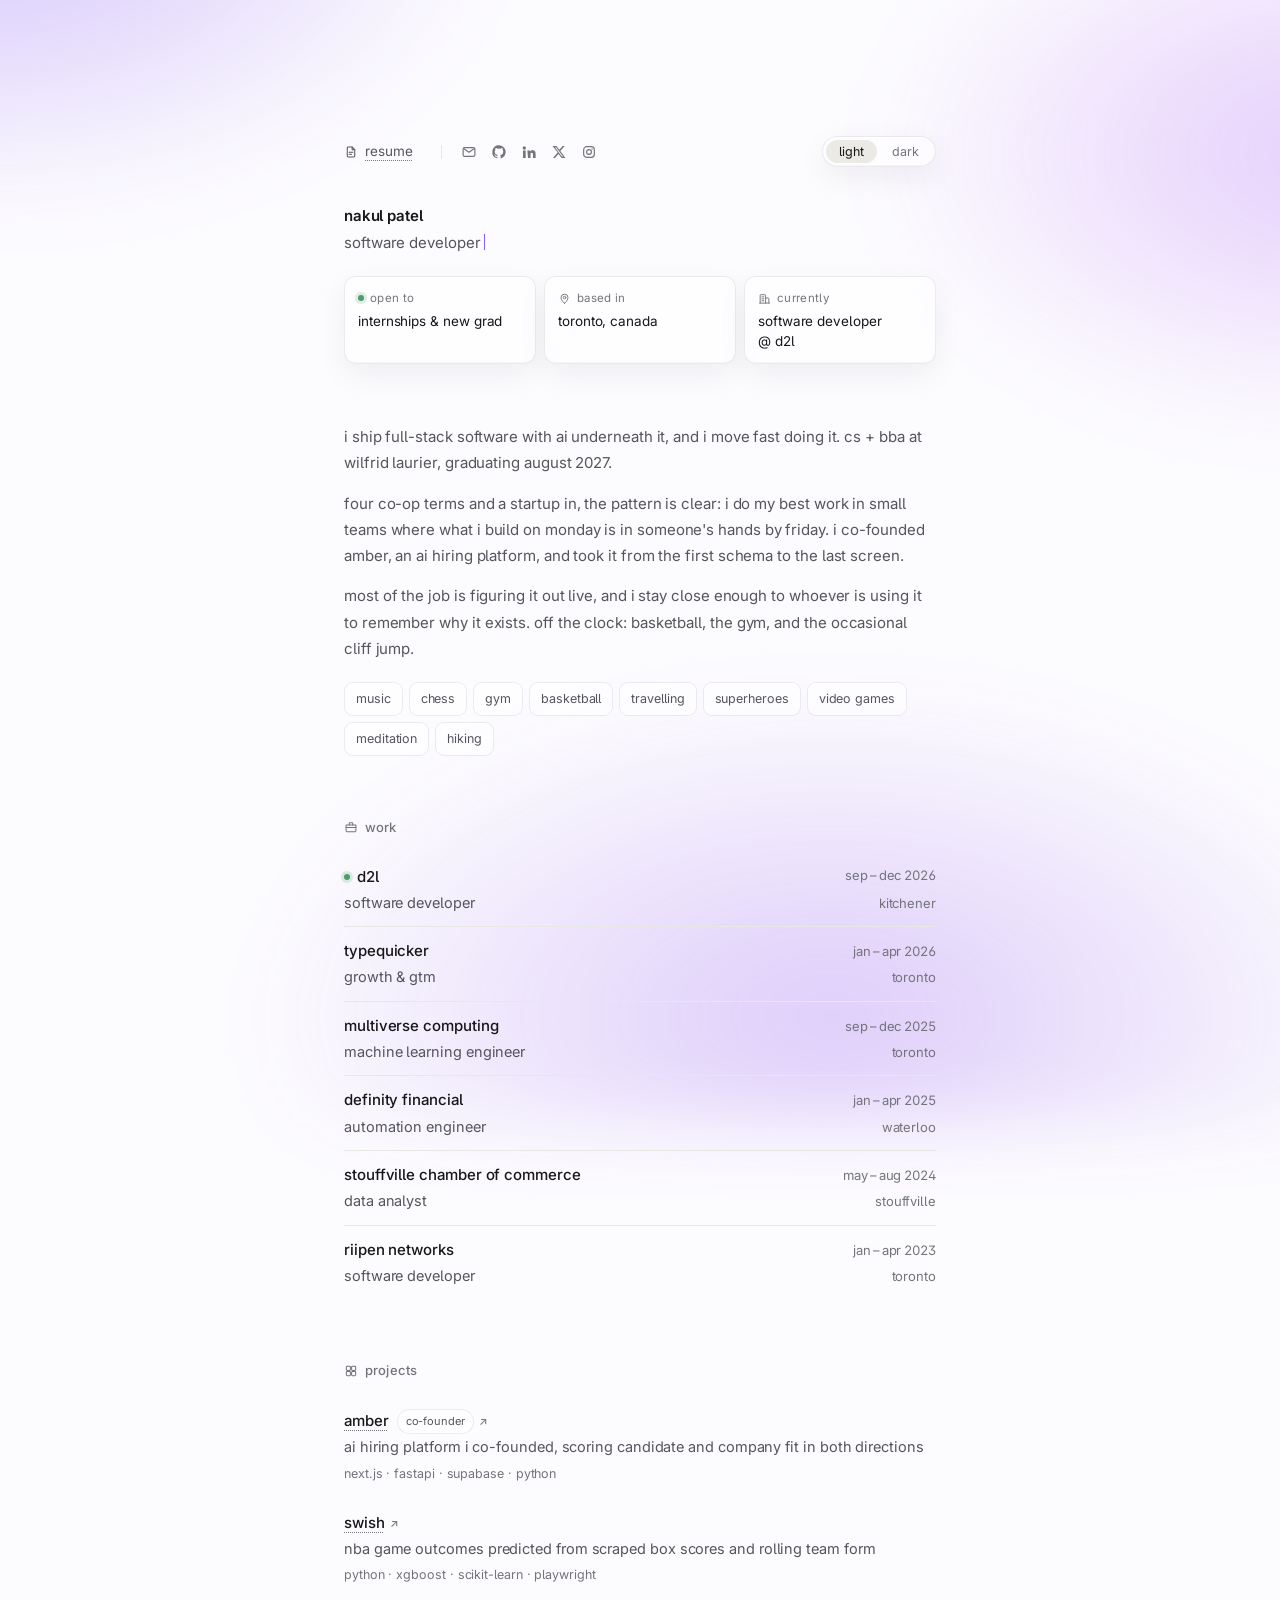
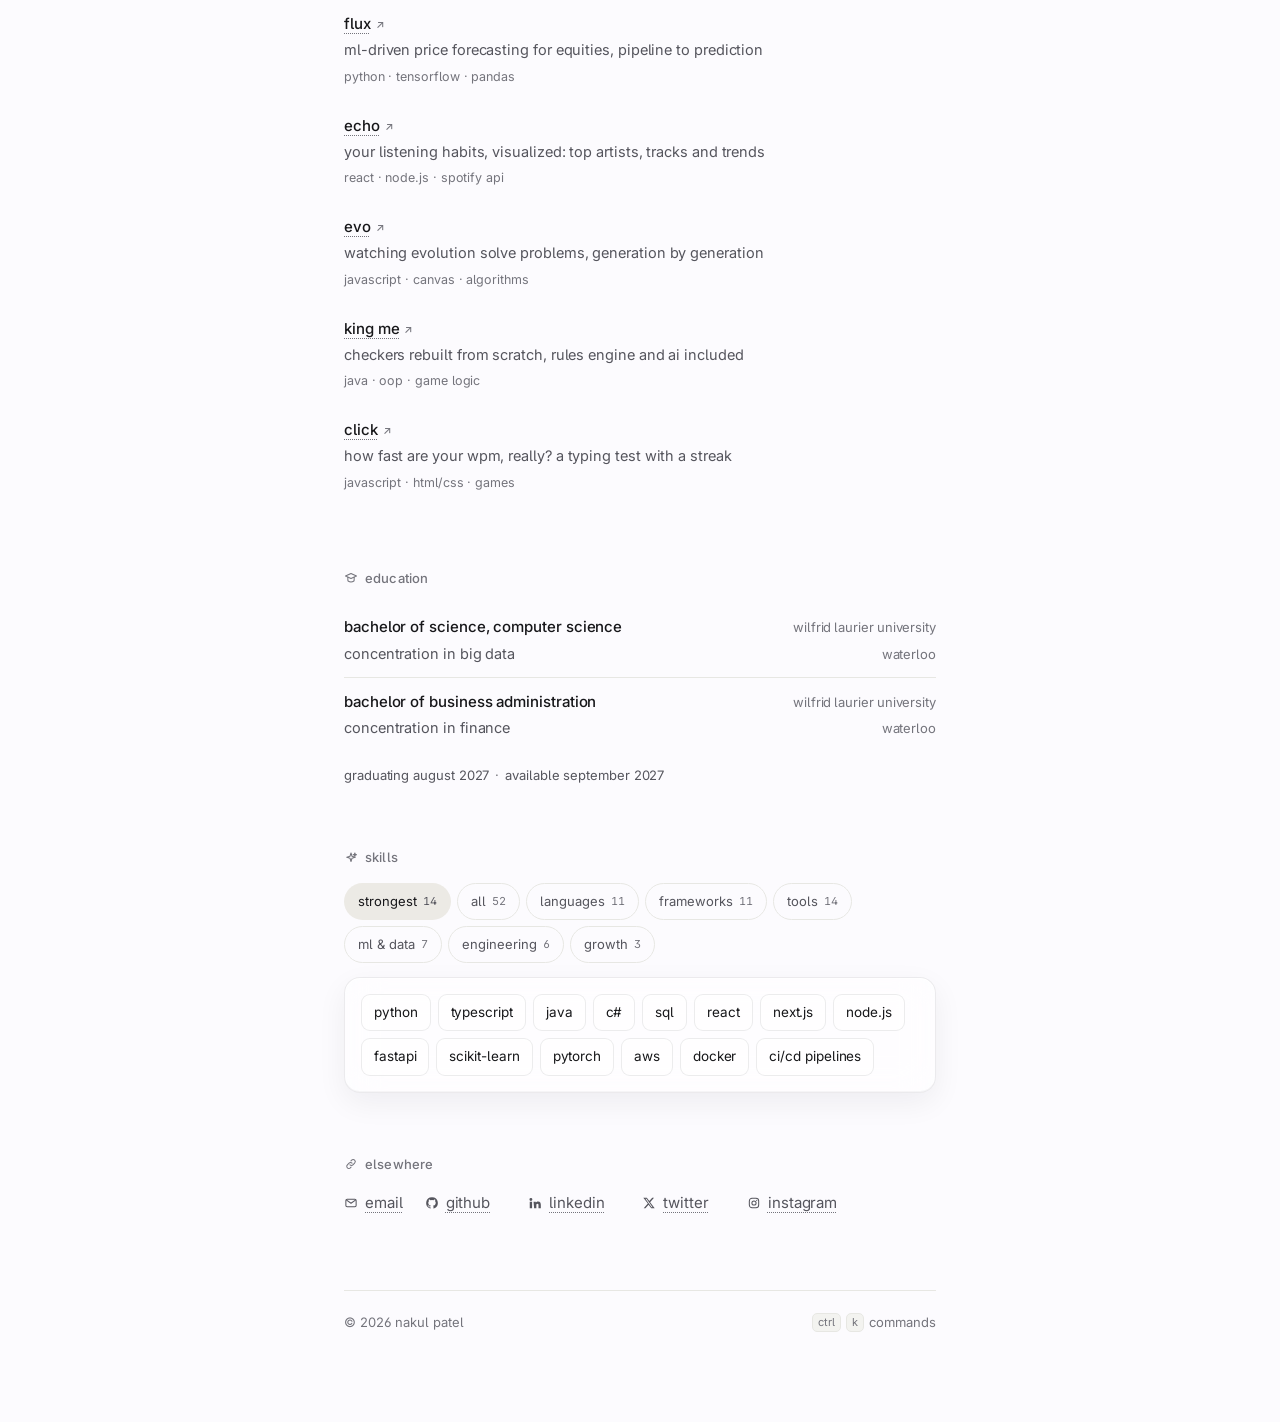
<file: index.html>
<!DOCTYPE html>
<html lang="en">

<head>
  <meta charset="UTF-8" />
  <meta name="viewport" content="width=device-width, initial-scale=1.0" />
  <title>nakul patel · software developer &amp; ml engineer</title>
  <meta name="description" content="nakul patel, software developer and ml engineer. cs + bba at wilfrid laurier, currently at d2l. work, projects, and how to reach me." />
  <meta name="author" content="Nakul Patel" />

  <!-- mobile browser chrome follows the theme; script.js keeps this in sync -->
  <meta name="theme-color" content="#fcfcfb" id="theme-color" />

  <!-- link previews, for when this URL is pasted into linkedin, slack or an email.
       The site URL appears in exactly two places: og:url and og:image below.
       Swap both when the custom domain goes live; see the README. -->
  <meta property="og:type" content="profile" />
  <meta property="og:title" content="nakul patel · software developer &amp; ml engineer" />
  <meta property="og:description" content="cs + bba at wilfrid laurier, currently a software developer at d2l. work, projects, and how to reach me." />
  <meta property="og:url" content="https://nakulpatel0306.github.io/my-portfolio-part-two/" />
  <meta property="og:image" content="https://nakulpatel0306.github.io/my-portfolio-part-two/assets/preview.png" />
  <meta property="og:image:width" content="1200" />
  <meta property="og:image:height" content="630" />
  <meta property="og:image:alt" content="nakul patel, software developer and ml engineer" />
  <meta name="twitter:card" content="summary_large_image" />

  <link rel="icon" href="./assets/favicon.svg" type="image/svg+xml" />
  <link rel="apple-touch-icon" href="./assets/apple-touch-icon.png" />

  <link rel="stylesheet" href="style.css" />
  <link rel="preconnect" href="https://fonts.googleapis.com">
  <link rel="preconnect" href="https://fonts.gstatic.com" crossorigin>
  <link href="https://fonts.googleapis.com/css2?family=Inter:wght@400;500;600&display=swap" rel="stylesheet">

  <!-- set the stored theme before first paint so there's no flash -->
  <script>
    try {
      var t = localStorage.getItem('theme');
      if (t === 'dark' || t === 'light') document.documentElement.dataset.theme = t;
    } catch (e) {}
    // nothing is hidden for reveal unless JS is here to un-hide it
    document.documentElement.classList.add('js');
  </script>
</head>

<body>
  <a class="skip" href="#main">skip to content</a>
  <div class="rail" id="rail" aria-hidden="true"></div>

  <main class="page" id="main" tabindex="-1">

    <!-- ===================== top bar ===================== -->
    <div class="topbar-sentinel" aria-hidden="true"></div>
    <div class="topbar rise">
      <div class="top-links">
        <a class="resume-link" href="./assets/nakul-patel-software-resume.pdf" target="_blank" rel="noopener">
        <svg class="ico" viewBox="0 0 24 24" aria-hidden="true"><path d="M14 3.6H7.2A1.6 1.6 0 0 0 5.6 5.2v13.6A1.6 1.6 0 0 0 7.2 20.4h9.6a1.6 1.6 0 0 0 1.6-1.6V8z"/><path d="M14 3.6V8h4.4"/><path d="M8.8 12.6h6.4M8.8 16h4.2"/></svg><span>resume</span><span class="out" aria-hidden="true">↗</span>
        </a>
        <span class="top-sep" aria-hidden="true"></span>
        <nav class="socials" aria-label="elsewhere">
          <a href="mailto:nakul0306@gmail.com" aria-label="email" title="email"><svg class="ico" viewBox="0 0 24 24" aria-hidden="true"><rect x="3.2" y="5.4" width="17.6" height="13.2" rx="2.2"/><path d="m4.4 7.2 7.6 5.3 7.6-5.3"/></svg></a>
          <a href="https://github.com/nakulpatel0306" target="_blank" rel="noopener" aria-label="github" title="github"><svg class="ico ico-fill" viewBox="0 0 24 24" aria-hidden="true"><path d="M12 2a10 10 0 0 0-3.16 19.49c.5.09.68-.22.68-.48v-1.7c-2.78.6-3.37-1.34-3.37-1.34-.45-1.16-1.11-1.47-1.11-1.47-.9-.62.07-.6.07-.6 1 .07 1.53 1.03 1.53 1.03.89 1.52 2.34 1.08 2.91.83.09-.65.35-1.09.63-1.34-2.22-.25-4.55-1.11-4.55-4.94 0-1.09.39-1.98 1.03-2.68-.1-.25-.45-1.27.1-2.64 0 0 .84-.27 2.75 1.02a9.56 9.56 0 0 1 5 0c1.91-1.29 2.75-1.02 2.75-1.02.55 1.37.2 2.39.1 2.64.64.7 1.03 1.59 1.03 2.68 0 3.84-2.34 4.68-4.57 4.93.36.31.68.92.68 1.85v2.75c0 .27.18.58.69.48A10 10 0 0 0 12 2z"/></svg></a>
          <a href="https://www.linkedin.com/in/nakulpatel0306/" target="_blank" rel="noopener" aria-label="linkedin" title="linkedin"><svg class="ico ico-fill" viewBox="0 0 24 24" aria-hidden="true"><path d="M4.98 3.5A2.49 2.49 0 1 1 5 8.48a2.49 2.49 0 0 1-.02-4.98zM3 9.75h4V21H3zM9.5 9.75h3.83v1.54h.05c.53-1 1.84-2.06 3.79-2.06 4.05 0 4.8 2.67 4.8 6.14V21h-4v-5.09c0-1.21-.02-2.77-1.69-2.77-1.69 0-1.95 1.32-1.95 2.68V21h-3.83z"/></svg></a>
          <a href="https://x.com/NakulPatel_" target="_blank" rel="noopener" aria-label="twitter" title="twitter"><svg class="ico ico-fill" viewBox="0 0 24 24" aria-hidden="true"><path d="M17.53 3h3.04l-6.64 7.59L21.75 21h-5.9l-4.62-6.04L5.94 21H2.9l7.1-8.12L2.25 3h6.05l4.18 5.52zm-1.07 16.2h1.69L7.62 4.71H5.82z"/></svg></a>
          <a href="https://www.instagram.com/nakulp.14/" target="_blank" rel="noopener" aria-label="instagram" title="instagram"><svg class="ico" viewBox="0 0 24 24" aria-hidden="true"><rect x="4" y="4" width="16" height="16" rx="4.6"/><circle cx="12" cy="12" r="3.6"/><circle cx="16.6" cy="7.4" r="1" fill="currentColor" stroke="none"/></svg></a>
        </nav>
      </div>
      <div class="theme" role="group" aria-label="colour theme">
        <button type="button" data-theme-set="light">light</button>
        <button type="button" data-theme-set="dark">dark</button>
      </div>
    </div>

    <!-- ===================== intro ===================== -->
    <header class="intro rise">
      <h1 data-scramble>nakul patel</h1>
      <p class="role"><span id="type" aria-hidden="true">software developer</span><span class="caret" aria-hidden="true"></span><span class="sr-only">software developer and machine learning engineer</span></p>
      <div class="widgets">
        <div class="widget">
          <span class="w-head"><span class="dot" aria-hidden="true"></span>open to</span>
          <span class="w-val">internships &amp; new grad</span>
        </div>
        <div class="widget">
          <span class="w-head"><svg class="ico" viewBox="0 0 24 24" aria-hidden="true"><path d="M12 21s6.5-5.4 6.5-10.5a6.5 6.5 0 0 0-13 0C5.5 15.6 12 21 12 21z"/><circle cx="12" cy="10.3" r="2.4"/></svg> based in</span>
          <span class="w-val">toronto, canada</span>
        </div>
        <div class="widget">
          <span class="w-head"><svg class="ico" viewBox="0 0 24 24" aria-hidden="true"><path d="M4 20.5V6.2A1.2 1.2 0 0 1 5.2 5h7.6A1.2 1.2 0 0 1 14 6.2v14.3"/><path d="M14 11h4.8A1.2 1.2 0 0 1 20 12.2v8.3"/><path d="M3 20.5h18"/><path d="M7.3 9h3.4M7.3 12.6h3.4M7.3 16.2h3.4"/></svg> currently</span>
          <span class="w-val">software developer @ d2l</span>
        </div>
      </div>
    </header>

    <!-- ===================== about ===================== -->
    <section class="block rise" id="about">
      <p>i ship full-stack software with ai underneath it, and i move fast doing it.
         cs + bba at wilfrid laurier, graduating august 2027.</p>
      <p>four co-op terms and a startup in, the pattern is clear: i do my best work in
         small teams where what i build on monday is in someone's hands by friday. i
         co-founded amber, an ai hiring platform, and took it from the first schema to
         the last screen.</p>
      <p>most of the job is figuring it out live, and i stay close enough to whoever is
         using it to remember why it exists. off the clock: basketball, the gym, and the
         occasional cliff jump.</p>

      <ul class="interests" aria-label="interests">
        <li>music</li><li>chess</li><li>gym</li><li>basketball</li><li>travelling</li>
        <li>superheroes</li><li>video games</li><li>meditation</li><li>hiking</li>
      </ul>
    </section>

    <!-- ===================== work ===================== -->
    <section class="block rise" id="work">
      <h2><svg class="ico" viewBox="0 0 24 24" aria-hidden="true"><path d="M3.6 8.6h16.8v10a1.4 1.4 0 0 1-1.4 1.4H5a1.4 1.4 0 0 1-1.4-1.4z"/><path d="M9 8.6V6.2A1.4 1.4 0 0 1 10.4 4.8h3.2A1.4 1.4 0 0 1 15 6.2v2.4"/><path d="M3.6 13h16.8"/></svg>work</h2>
      <ul class="list">
        <li>
          <div class="li-row">
            <span class="li-org"><span class="dot" aria-hidden="true"></span>d2l</span>
            <span class="li-when">sep&thinsp;–&thinsp;dec 2026</span>
          </div>
          <div class="li-row">
            <span class="li-role">software developer</span>
            <span class="li-where">kitchener</span>
          </div>
        </li>
        <li>
          <div class="li-row">
            <span class="li-org">typequicker</span>
            <span class="li-when">jan&thinsp;–&thinsp;apr 2026</span>
          </div>
          <div class="li-row">
            <span class="li-role">growth &amp; gtm</span>
            <span class="li-where">toronto</span>
          </div>
        </li>
        <li>
          <div class="li-row">
            <span class="li-org">multiverse computing</span>
            <span class="li-when">sep&thinsp;–&thinsp;dec 2025</span>
          </div>
          <div class="li-row">
            <span class="li-role">machine learning engineer</span>
            <span class="li-where">toronto</span>
          </div>
        </li>
        <li>
          <div class="li-row">
            <span class="li-org">definity financial</span>
            <span class="li-when">jan&thinsp;–&thinsp;apr 2025</span>
          </div>
          <div class="li-row">
            <span class="li-role">automation engineer</span>
            <span class="li-where">waterloo</span>
          </div>
        </li>
        <li>
          <div class="li-row">
            <span class="li-org">stouffville chamber of commerce</span>
            <span class="li-when">may&thinsp;–&thinsp;aug 2024</span>
          </div>
          <div class="li-row">
            <span class="li-role">data analyst</span>
            <span class="li-where">stouffville</span>
          </div>
        </li>
        <li>
          <div class="li-row">
            <span class="li-org">riipen networks</span>
            <span class="li-when">jan&thinsp;–&thinsp;apr 2023</span>
          </div>
          <div class="li-row">
            <span class="li-role">software developer</span>
            <span class="li-where">toronto</span>
          </div>
        </li>
      </ul>
      </div>
    </section>

    <!-- ===================== projects ===================== -->
    <section class="block rise" id="projects">
      <h2><svg class="ico" viewBox="0 0 24 24" aria-hidden="true"><rect x="4" y="4" width="7" height="7" rx="1.6"/><rect x="13" y="4" width="7" height="7" rx="1.6"/><rect x="4" y="13" width="7" height="7" rx="1.6"/><rect x="13" y="13" width="7" height="7" rx="1.6"/></svg>projects</h2>
      <ul class="projects">
        <li>
          <a href="https://github.com/nakulpatel0306" target="_blank" rel="noopener">
            <span class="p-name"><span class="p-title">amber</span><span class="p-role">co-founder</span><span class="arrow" aria-hidden="true">↗</span></span>
            <span class="p-desc">ai hiring platform i co-founded, scoring candidate and company fit in both directions</span>
            <span class="p-tags">next.js · fastapi · supabase · python</span>
          </a>
        </li>
        <li>
          <a href="https://github.com/nakulpatel0306" target="_blank" rel="noopener">
            <span class="p-name"><span class="p-title">swish</span><span class="arrow" aria-hidden="true">↗</span></span>
            <span class="p-desc">nba game outcomes predicted from scraped box scores and rolling team form</span>
            <span class="p-tags">python · xgboost · scikit-learn · playwright</span>
          </a>
        </li>
        <li>
          <a href="https://github.com/nakulpatel0306" target="_blank" rel="noopener">
            <span class="p-name"><span class="p-title">flux</span><span class="arrow" aria-hidden="true">↗</span></span>
            <span class="p-desc">ml-driven price forecasting for equities, pipeline to prediction</span>
            <span class="p-tags">python · tensorflow · pandas</span>
          </a>
        </li>
        <li>
          <a href="https://github.com/nakulpatel0306" target="_blank" rel="noopener">
            <span class="p-name"><span class="p-title">echo</span><span class="arrow" aria-hidden="true">↗</span></span>
            <span class="p-desc">your listening habits, visualized: top artists, tracks and trends</span>
            <span class="p-tags">react · node.js · spotify api</span>
          </a>
        </li>
        <li>
          <a href="https://github.com/nakulpatel0306" target="_blank" rel="noopener">
            <span class="p-name"><span class="p-title">evo</span><span class="arrow" aria-hidden="true">↗</span></span>
            <span class="p-desc">watching evolution solve problems, generation by generation</span>
            <span class="p-tags">javascript · canvas · algorithms</span>
          </a>
        </li>
        <li>
          <a href="https://github.com/nakulpatel0306" target="_blank" rel="noopener">
            <span class="p-name"><span class="p-title">king me</span><span class="arrow" aria-hidden="true">↗</span></span>
            <span class="p-desc">checkers rebuilt from scratch, rules engine and ai included</span>
            <span class="p-tags">java · oop · game logic</span>
          </a>
        </li>
        <li>
          <a href="https://github.com/nakulpatel0306" target="_blank" rel="noopener">
            <span class="p-name"><span class="p-title">click</span><span class="arrow" aria-hidden="true">↗</span></span>
            <span class="p-desc">how fast are your wpm, really? a typing test with a streak</span>
            <span class="p-tags">javascript · html/css · games</span>
          </a>
        </li>
      </ul>
    </section>

    <!-- ===================== education ===================== -->
    <section class="block rise" id="education">
      <h2><svg class="ico" viewBox="0 0 24 24" aria-hidden="true"><path d="M12 4.2 2.6 8.6 12 13l9.4-4.4z"/><path d="M6.6 10.7V16c0 1.4 2.4 2.7 5.4 2.7s5.4-1.3 5.4-2.7v-5.3"/></svg>education</h2>
      <ul class="list">
        <li>
          <div class="li-row">
            <span class="li-org">bachelor of science, computer science</span>
            <span class="li-when">wilfrid laurier university</span>
          </div>
          <div class="li-row">
            <span class="li-role">concentration in big data</span>
            <span class="li-where">waterloo</span>
          </div>
        </li>
        <li>
          <div class="li-row">
            <span class="li-org">bachelor of business administration</span>
            <span class="li-when">wilfrid laurier university</span>
          </div>
          <div class="li-row">
            <span class="li-role">concentration in finance</span>
            <span class="li-where">waterloo</span>
          </div>
        </li>
      </ul>
      <p class="edu-note">graduating august 2027 <span class="at">·</span> available september 2027</p>
    </section>

    <!-- ===================== skills ===================== -->
    <section class="block rise" id="skills">
      <h2><svg class="ico" viewBox="0 0 24 24" aria-hidden="true"><path d="M12 3.4 13.7 9l5.6 1.7-5.6 1.7L12 18l-1.7-5.6L4.7 10.7 10.3 9z"/><path d="M18.6 3.4l.7 2.2 2.2.7-2.2.7-.7 2.2-.7-2.2-2.2-.7 2.2-.7z"/></svg> skills</h2>
      <div class="skill-tabs" role="tablist" aria-label="skill groups">
        <button type="button" role="tab" aria-selected="true" data-group="strong">strongest<span class="tab-n">14</span></button>
        <button type="button" role="tab" aria-selected="false" data-group="all">all<span class="tab-n">52</span></button>
        <button type="button" role="tab" aria-selected="false" data-group="languages">languages<span class="tab-n">11</span></button>
        <button type="button" role="tab" aria-selected="false" data-group="frameworks">frameworks<span class="tab-n">11</span></button>
        <button type="button" role="tab" aria-selected="false" data-group="tools">tools<span class="tab-n">14</span></button>
        <button type="button" role="tab" aria-selected="false" data-group="ml">ml &amp; data<span class="tab-n">7</span></button>
        <button type="button" role="tab" aria-selected="false" data-group="eng">engineering<span class="tab-n">6</span></button>
        <button type="button" role="tab" aria-selected="false" data-group="growth">growth<span class="tab-n">3</span></button>
      </div>
      <div class="skill-panel glass">
        <ul class="skill-chips" id="skill-chips">
          <li data-strong data-group="languages">python</li>
          <li data-strong data-group="languages">typescript</li>
          <li data-group="languages">javascript</li>
          <li data-strong data-group="languages">java</li>
          <li data-strong data-group="languages">c#</li>
          <li data-group="languages">c</li>
          <li data-group="languages">c++</li>
          <li data-strong data-group="languages">sql</li>
          <li data-group="languages">html5</li>
          <li data-group="languages">css</li>
          <li data-group="languages">vba</li>
          <li data-strong data-group="frameworks">react</li>
          <li data-strong data-group="frameworks">next.js</li>
          <li data-strong data-group="frameworks">node.js</li>
          <li data-group="frameworks">lit</li>
          <li data-strong data-group="frameworks">fastapi</li>
          <li data-group="frameworks">supabase</li>
          <li data-group="frameworks">streamlit</li>
          <li data-group="frameworks">pandas</li>
          <li data-strong data-group="frameworks">scikit-learn</li>
          <li data-group="frameworks">tensorflow</li>
          <li data-strong data-group="frameworks">pytorch</li>
          <li data-strong data-group="tools">aws</li>
          <li data-group="tools">azure</li>
          <li data-strong data-group="tools">docker</li>
          <li data-group="tools">git</li>
          <li data-group="tools">github</li>
          <li data-group="tools">gitlab</li>
          <li data-group="tools">circleci</li>
          <li data-group="tools">gradle</li>
          <li data-group="tools">jira</li>
          <li data-group="tools">percy</li>
          <li data-group="tools">power bi</li>
          <li data-group="tools">google analytics</li>
          <li data-group="tools">linux/unix</li>
          <li data-group="tools">jupyterlab</li>
          <li data-group="ml">artificial intelligence</li>
          <li data-group="ml">machine learning</li>
          <li data-group="ml">deep learning</li>
          <li data-group="ml">predictive modeling</li>
          <li data-group="ml">feature engineering</li>
          <li data-group="ml">data cleaning</li>
          <li data-group="ml">data visualization</li>
          <li data-group="eng">full-stack development</li>
          <li data-strong data-group="eng">ci/cd pipelines</li>
          <li data-group="eng">restful apis</li>
          <li data-group="eng">cloud architecture</li>
          <li data-group="eng">test automation</li>
          <li data-group="eng">regression testing</li>
          <li data-group="growth">growth engineering</li>
          <li data-group="growth">go-to-market strategy</li>
          <li data-group="growth">customer acquisition</li>
        </ul>
        <p class="skill-empty" id="skill-empty" hidden>nothing in that group</p>
      </div>
    </section>

    <!-- ===================== elsewhere ===================== -->
    <section class="block rise" id="elsewhere">
      <h2><svg class="ico" viewBox="0 0 24 24" aria-hidden="true"><path d="M10.2 13.4a3.6 3.6 0 0 0 5.1 0l2.9-2.9a3.6 3.6 0 0 0-5.1-5.1l-1.2 1.2"/><path d="M13.8 10.6a3.6 3.6 0 0 0-5.1 0l-2.9 2.9a3.6 3.6 0 0 0 5.1 5.1l1.2-1.2"/></svg>elsewhere</h2>
      <ul class="links">
        <li><a href="mailto:nakul0306@gmail.com"><svg class="ico" viewBox="0 0 24 24" aria-hidden="true"><rect x="3.2" y="5.4" width="17.6" height="13.2" rx="2.2"/><path d="m4.4 7.2 7.6 5.3 7.6-5.3"/></svg><span>email</span></a></li>
        <li><a href="https://github.com/nakulpatel0306" target="_blank" rel="noopener"><svg class="ico ico-fill" viewBox="0 0 24 24" aria-hidden="true"><path d="M12 2a10 10 0 0 0-3.16 19.49c.5.09.68-.22.68-.48v-1.7c-2.78.6-3.37-1.34-3.37-1.34-.45-1.16-1.11-1.47-1.11-1.47-.9-.62.07-.6.07-.6 1 .07 1.53 1.03 1.53 1.03.89 1.52 2.34 1.08 2.91.83.09-.65.35-1.09.63-1.34-2.22-.25-4.55-1.11-4.55-4.94 0-1.09.39-1.98 1.03-2.68-.1-.25-.45-1.27.1-2.64 0 0 .84-.27 2.75 1.02a9.56 9.56 0 0 1 5 0c1.91-1.29 2.75-1.02 2.75-1.02.55 1.37.2 2.39.1 2.64.64.7 1.03 1.59 1.03 2.68 0 3.84-2.34 4.68-4.57 4.93.36.31.68.92.68 1.85v2.75c0 .27.18.58.69.48A10 10 0 0 0 12 2z"/></svg><span>github</span><span class="out" aria-hidden="true">↗</span></a></li>
        <li><a href="https://www.linkedin.com/in/nakulpatel0306/" target="_blank" rel="noopener"><svg class="ico ico-fill" viewBox="0 0 24 24" aria-hidden="true"><path d="M4.98 3.5A2.49 2.49 0 1 1 5 8.48a2.49 2.49 0 0 1-.02-4.98zM3 9.75h4V21H3zM9.5 9.75h3.83v1.54h.05c.53-1 1.84-2.06 3.79-2.06 4.05 0 4.8 2.67 4.8 6.14V21h-4v-5.09c0-1.21-.02-2.77-1.69-2.77-1.69 0-1.95 1.32-1.95 2.68V21h-3.83z"/></svg><span>linkedin</span><span class="out" aria-hidden="true">↗</span></a></li>
        <li><a href="https://x.com/NakulPatel_" target="_blank" rel="noopener"><svg class="ico ico-fill" viewBox="0 0 24 24" aria-hidden="true"><path d="M17.53 3h3.04l-6.64 7.59L21.75 21h-5.9l-4.62-6.04L5.94 21H2.9l7.1-8.12L2.25 3h6.05l4.18 5.52zm-1.07 16.2h1.69L7.62 4.71H5.82z"/></svg><span>twitter</span><span class="out" aria-hidden="true">↗</span></a></li>
        <li><a href="https://www.instagram.com/nakulp.14/" target="_blank" rel="noopener"><svg class="ico" viewBox="0 0 24 24" aria-hidden="true"><rect x="4" y="4" width="16" height="16" rx="4.6"/><circle cx="12" cy="12" r="3.6"/><circle cx="16.6" cy="7.4" r="1" fill="currentColor" stroke="none"/></svg><span>instagram</span><span class="out" aria-hidden="true">↗</span></a></li>
      </ul>
    </section>

    <footer class="foot rise">
      <span>© 2026 nakul patel</span>
      <button class="hint" id="hint" type="button">
        <kbd>⌘</kbd><kbd>k</kbd><span>commands</span>
      </button>
    </footer>

  </main>

  <p class="note" id="note" hidden>nice.</p>
  <p class="sr-only" id="live" role="status" aria-live="polite"></p>

  <!-- ===================== command palette ===================== -->
  <div class="palette" id="palette" hidden>
    <div class="palette-box" role="dialog" aria-modal="true" aria-label="commands">
      <input class="palette-input" id="palette-input" type="text" placeholder="jump, switch, copy&hellip;"
             autocomplete="off" autocapitalize="off" spellcheck="false"
             role="combobox" aria-expanded="true" aria-controls="palette-list" aria-autocomplete="list">
      <ul class="palette-list" id="palette-list" role="listbox" aria-label="results"></ul>
      <p class="palette-foot"><kbd>↑</kbd><kbd>↓</kbd> move <kbd>↵</kbd> run <kbd>esc</kbd> close</p>
    </div>
  </div>

  <script src="script.js"></script>
</body>

</html>
</file>
<file: style.css>
/* ============================================================
   nakul patel — minimal (portfolio v5)
   one column · all lowercase · paper white & ink, light + dark
   ============================================================ */

:root {
  --bg: #fcfbfe;
  --text: #17171a;
  --muted: #55555d;
  --faint: #74747c;
  --line: #e7e7e3;
  --hover: #f3f3f0;
  --sel: #eceae5;
  --dot: #4a9e6a;

  /* glass: a translucent fill, a hairline edge, and a highlight where the
     light catches the top lip. --spec is the pointer-tracked reflection. */
  --glass: rgba(255, 255, 255, 0.55);
  --glass-line: rgba(23, 23, 26, 0.08);
  --glass-hi: rgba(255, 255, 255, 0.95);
  --glass-lo: rgba(23, 23, 26, 0.03);
  --glass-spec: rgba(255, 255, 255, 0.9);
  --glass-drop: rgba(20, 20, 30, 0.06);
  --aurora-1: rgba(139, 92, 246, 0.34);
  --aurora-2: rgba(168, 85, 247, 0.27);
  --aurora-3: rgba(124, 58, 237, 0.24);

  --sans: 'Inter', -apple-system, BlinkMacSystemFont, 'Segoe UI', Roboto, sans-serif;
  --mono: ui-monospace, SFMono-Regular, 'SF Mono', Menlo, Consolas, 'Liberation Mono', monospace;
  --accent: #8b5cf6;
  --max: 40rem;
  --ease: cubic-bezier(0.22, 1, 0.36, 1);
  --gap: clamp(44px, 7vw, 60px);
}

@media (prefers-color-scheme: dark) {
  :root:not([data-theme="light"]) {
    --bg: #0f0f10;
    --text: #ededee;
    --muted: #a1a1a9;
    --faint: #7e7e87;
    --line: #232326;
    --hover: #17171a;
    --sel: #26262b;
    --dot: #5cba80;

    --glass: rgba(255, 255, 255, 0.045);
    --glass-line: rgba(255, 255, 255, 0.10);
    --glass-hi: rgba(255, 255, 255, 0.13);
    --glass-lo: rgba(0, 0, 0, 0.28);
    --glass-spec: rgba(255, 255, 255, 0.10);
    --glass-drop: rgba(0, 0, 0, 0.35);
  --accent: #a78bfa;
    --aurora-1: rgba(139, 92, 246, 0.26);
    --aurora-2: rgba(192, 132, 252, 0.16);
    --aurora-3: rgba(109, 40, 217, 0.22);
  }
}

:root[data-theme="dark"] {
  --bg: #0f0f10;
  --text: #ededee;
  --muted: #a1a1a9;
  --faint: #7e7e87;
  --line: #232326;
  --hover: #17171a;
  --sel: #26262b;
  --dot: #5cba80;

  --glass: rgba(255, 255, 255, 0.045);
  --glass-line: rgba(255, 255, 255, 0.10);
  --glass-hi: rgba(255, 255, 255, 0.13);
  --glass-lo: rgba(0, 0, 0, 0.28);
  --glass-spec: rgba(255, 255, 255, 0.10);
  --glass-drop: rgba(0, 0, 0, 0.35);
  --accent: #a78bfa;
  --aurora-1: rgba(139, 92, 246, 0.26);
  --aurora-2: rgba(192, 132, 252, 0.16);
  --aurora-3: rgba(109, 40, 217, 0.22);
}

* { margin: 0; padding: 0; box-sizing: border-box; }

html { -webkit-text-size-adjust: 100%; }

body {
  background: var(--bg);
  color: var(--text);
  font-family: var(--sans);
  font-size: 15px;
  line-height: 1.75;
  letter-spacing: -0.005em;
  font-feature-settings: 'ss01', 'cv05';
  -webkit-font-smoothing: antialiased;
  transition: background 0.2s ease, color 0.2s ease;
}

::selection { background: var(--text); color: var(--bg); }

img { display: block; max-width: 100%; }

a {
  color: var(--text);
  text-decoration: none;
}

/* ------------------------------------------------------------
   page
   ------------------------------------------------------------ */
.page {
  max-width: var(--max);
  margin: 0 auto;
  padding: clamp(64px, 14vh, 128px) 24px clamp(56px, 10vh, 88px);
}

.block {
  margin-top: var(--gap);
  /* clear the pinned top bar, so a jump from the palette doesn't land under it */
  scroll-margin-top: 84px;
}

h2 {
  display: flex;
  align-items: center;
  gap: 7px;
  font-size: 13px;
  font-weight: 500;
  color: var(--faint);
  letter-spacing: 0.01em;
  margin-bottom: 14px;
}

/* ------------------------------------------------------------
   icons — one stroke weight, sized in place, coloured by context
   ------------------------------------------------------------ */
.ico {
  width: 14px;
  height: 14px;
  flex-shrink: 0;
  fill: none;
  stroke: currentColor;
  stroke-width: 1.75;
  stroke-linecap: round;
  stroke-linejoin: round;
}
.ico-fill {
  fill: currentColor;
  stroke: none;
}

/* ------------------------------------------------------------
   intro
   ------------------------------------------------------------ */
/* ------------------------------------------------------------
   theme switcher
   ------------------------------------------------------------ */
/* the sentinel sits one pixel above the bar; when it leaves the viewport the
   bar has pinned, which is cheaper than watching every scroll event */
.topbar-sentinel {
  height: 1px;
  margin-bottom: -1px;
}

.topbar {
  position: sticky;
  top: 0;
  z-index: 55;
  display: flex;
  align-items: center;
  justify-content: space-between;
  gap: 16px;
  padding: 10px 0;
  margin-bottom: 26px;
}

/* the frosted backing lives on a pseudo-element: .rise owns the transition
   property on .topbar itself, so fading it there would be overridden */
.topbar::before {
  content: '';
  position: absolute;
  inset: 0 -16px;
  z-index: -1;
  border-radius: 0 0 14px 14px;
  background: var(--glass);
  backdrop-filter: blur(16px) saturate(180%);
  -webkit-backdrop-filter: blur(16px) saturate(180%);
  border-bottom: 1px solid var(--glass-line);
  box-shadow: 0 6px 22px var(--glass-drop);
  opacity: 0;
  transition: opacity 0.25s ease;
  pointer-events: none;
}
.topbar.pinned::before { opacity: 1; }

/* resume sits at the top, opposite the theme switch, where a recruiter
   looks first rather than after scrolling the whole page */
.resume-link {
  display: inline-flex;
  align-items: center;
  gap: 7px;
  font-size: 13.5px;
  color: var(--muted);
  transition: color 0.15s ease;
}
.resume-link:hover { color: var(--text); }
.resume-link > span:not(.out) {
  text-decoration: underline;
  text-decoration-style: dotted;
  text-decoration-color: var(--faint);
  text-underline-offset: 4px;
  text-decoration-thickness: 1px;
  transition: text-decoration-color 0.18s ease;
}
.resume-link:hover > span:not(.out) { text-decoration-color: var(--text); }
.resume-link .out {
  display: inline-block;
  font-size: 10px;
  color: var(--faint);
  opacity: 0;
  transform: translate(-4px, 3px);
  transition: opacity 0.18s ease, transform 0.22s var(--ease);
}
.resume-link:hover .out { opacity: 1; transform: none; color: var(--text); }

.theme {
  display: inline-flex;
  gap: 2px;
  padding: 3px;
  border: 1px solid var(--line);
  border-radius: 999px;
}
.theme button {
  font: inherit;
  font-size: 12.5px;
  line-height: 1.7;
  color: var(--faint);
  background: none;
  border: 0;
  padding: 1px 13px;
  border-radius: 999px;
  cursor: pointer;
  transition: color 0.15s ease, background 0.15s ease;
}
.theme button:hover { color: var(--text); }
.theme button[aria-pressed="true"] {
  color: var(--text);
  background: var(--sel);
}
.theme button:focus-visible {
  outline: 2px solid var(--text);
  outline-offset: 2px;
}

.intro h1 {
  font-size: 15px;
  font-weight: 600;
  letter-spacing: -0.01em;
}

.role { color: var(--muted); }

/* ------------------------------------------------------------
   widgets
   ------------------------------------------------------------ */
.widgets {
  display: grid;
  grid-template-columns: repeat(3, 1fr);
  gap: 8px;
  margin-top: 20px;
}
.widget {
  display: flex;
  flex-direction: column;
  gap: 4px;
  padding: 11px 13px 12px;
  border-radius: 12px;
  will-change: transform;
}
.w-head {
  display: flex;
  align-items: center;
  gap: 6px;
  font-size: 11.5px;
  letter-spacing: 0.03em;
  color: var(--faint);
}
.w-head .ico { width: 13px; height: 13px; }
.w-val {
  font-size: 13.5px;
  line-height: 1.45;
  color: var(--text);
  text-wrap: pretty;
}
.dot {
  width: 6px;
  height: 6px;
  border-radius: 50%;
  background: var(--dot);
  flex-shrink: 0;
  box-shadow: 0 0 0 3px color-mix(in srgb, var(--dot) 18%, transparent);
}

.block p { color: var(--muted); text-wrap: pretty; }
.block p + p { margin-top: 14px; }

/* ------------------------------------------------------------
   work
   ------------------------------------------------------------ */
.list { list-style: none; }
.list li {
  padding: 11px 0;
  border-bottom: 1px solid var(--line);
}
.list li:last-child { border-bottom: 0; }

/* two rows per entry, so company, dates, role and city each get a slot
   of their own instead of running together behind separator dots */
.li-row {
  display: flex;
  align-items: baseline;
  justify-content: space-between;
  gap: 18px;
}
.li-org {
  display: inline-flex;
  align-items: center;
  gap: 7px;
  font-weight: 500;
  color: var(--text);
}
.li-role {
  font-size: 14.5px;
  color: var(--muted);
}
.li-when,
.li-where {
  flex-shrink: 0;
  font-size: 13px;
  color: var(--faint);
}
.li-when { font-variant-numeric: tabular-nums; }

.at { color: var(--faint); margin: 0 2px; }

/* ------------------------------------------------------------
   education
   ------------------------------------------------------------ */
.edu-note {
  margin-top: 12px;
  font-size: 13px;
  color: var(--faint);
}

/* ------------------------------------------------------------
   projects
   ------------------------------------------------------------ */
.projects { list-style: none; }
.projects a {
  display: block;
  padding: 12px 12px 13px;
  margin: 0 -12px;
  border-radius: 8px;
  transition: background 0.15s ease;
}
.projects a:hover { background: var(--hover); }

.p-name {
  display: block;
  font-weight: 500;
}
.p-desc {
  display: block;
  color: var(--muted);
  font-size: 14.5px;
  text-wrap: pretty;
}
.p-tags {
  display: block;
  margin-top: 3px;
  font-size: 12.5px;
  color: var(--faint);
}

.arrow {
  display: inline-block;
  margin-left: 5px;
  font-size: 11px;
  color: var(--faint);
  transform: translateY(-1px);
  transition: transform 0.18s ease, color 0.18s ease;
}
.projects a:hover .arrow {
  color: var(--text);
  transform: translate(2px, -3px);
}


/* ------------------------------------------------------------
   elsewhere
   ------------------------------------------------------------ */
.links {
  list-style: none;
  display: flex;
  flex-wrap: wrap;
  gap: 6px 22px;
}
.links a {
  display: inline-flex;
  align-items: center;
  gap: 7px;
  color: var(--muted);
  transition: color 0.15s ease;
}
.links a:hover { color: var(--text); }

/* a dotted rule under anything clickable, going solid on hover */
.links a > span:not(.out),
.projects .p-title {
  text-decoration: underline;
  text-decoration-style: dotted;
  text-decoration-color: var(--faint);
  text-underline-offset: 4px;
  text-decoration-thickness: 1px;
  transition: text-decoration-color 0.18s ease;
}
.links a:hover > span:not(.out),
.projects a:hover .p-title { text-decoration-color: var(--text); }

/* anything that opens a new tab grows a little arrow on hover */
.links a[target="_blank"] .out {
  display: inline-block;
  margin-left: 1px;
  font-size: 10px;
  color: var(--faint);
  opacity: 0;
  transform: translate(-4px, 3px);
  transition: opacity 0.18s ease, transform 0.22s var(--ease);
}
.links a[target="_blank"]:hover .out {
  opacity: 1;
  transform: none;
  color: var(--text);
}

/* ------------------------------------------------------------
   footer
   ------------------------------------------------------------ */
.foot {
  margin-top: calc(var(--gap) + 12px);
  padding-top: 20px;
  border-top: 1px solid var(--line);
  display: flex;
  align-items: center;
  justify-content: space-between;
  gap: 16px;
  font-size: 13px;
  color: var(--faint);
}

/* ------------------------------------------------------------
   konami note
   ------------------------------------------------------------ */
.note {
  position: fixed;
  left: 50%;
  bottom: 28px;
  transform: translateX(-50%);
  font-size: 13px;
  color: var(--bg);
  background: var(--text);
  padding: 7px 16px;
  border-radius: 999px;
  animation: note-in 0.24s ease;
}
.note[hidden] { display: none; }
@keyframes note-in {
  from { opacity: 0; transform: translate(-50%, 8px); }
  to { opacity: 1; transform: translate(-50%, 0); }
}

/* ------------------------------------------------------------
   reveal on scroll
   ------------------------------------------------------------ */
html.js .rise {
  opacity: 0;
  transform: translateY(10px);
  transition: opacity 0.6s var(--ease), transform 0.6s var(--ease);
  transition-delay: var(--d, 0ms);
}
html.js .rise.in {
  opacity: 1;
  transform: none;
}

/* ------------------------------------------------------------
   small screens
   ------------------------------------------------------------ */
@media (max-width: 480px) {
  .li-row { gap: 12px; }
  .li-when, .li-where { font-size: 12.5px; }
}

@media (max-width: 600px) {
  .widgets { grid-template-columns: 1fr; }
}

@media (prefers-reduced-motion: reduce) {
  *, *::before, *::after {
    animation-duration: 0.01ms !important;
    animation-iteration-count: 1 !important;
    transition-duration: 0.01ms !important;
  }
  html.js .rise { opacity: 1; transform: none; }
}

/* ============================================================
   scroll rail
   ============================================================ */
.rail {
  position: fixed;
  top: 0;
  left: 0;
  z-index: 60;
  width: 100%;
  height: 2px;
  background: var(--text);
  opacity: 0.22;
  transform: scaleX(0);
  transform-origin: 0 50%;
  will-change: transform;
}


/* ============================================================
   theme wipe — the View Transitions snapshot is driven from JS,
   so the default cross-fade has to get out of the way
   ============================================================ */
::view-transition-old(root),
::view-transition-new(root) {
  animation: none;
  mix-blend-mode: normal;
}
::view-transition-old(root) { z-index: 1; }
::view-transition-new(root) { z-index: 2; }

/* ============================================================
   command palette
   ============================================================ */
.hint {
  display: inline-flex;
  align-items: center;
  gap: 5px;
  font: inherit;
  font-size: 13px;
  color: var(--faint);
  background: none;
  border: 0;
  padding: 0;
  cursor: pointer;
  transition: color 0.15s ease;
}
.hint:hover { color: var(--text); }

kbd {
  font-family: var(--sans);
  font-size: 11px;
  line-height: 1;
  padding: 3px 5px;
  border: 1px solid var(--line);
  border-radius: 5px;
  background: var(--hover);
  color: inherit;
}

.palette {
  position: fixed;
  inset: 0;
  z-index: 100;
  display: flex;
  justify-content: center;
  padding: 13vh 20px 20px;
  background: rgba(20, 20, 22, 0.28);
  background: color-mix(in srgb, var(--bg) 58%, transparent);
  backdrop-filter: blur(6px);
  animation: palette-fade 0.16s ease;
}
.palette[hidden] { display: none; }
@keyframes palette-fade { from { opacity: 0; } to { opacity: 1; } }

.palette-box {
  width: 100%;
  max-width: 30rem;
  height: max-content;
  background: var(--bg);
  border: 1px solid var(--line);
  border-radius: 14px;
  box-shadow: 0 24px 70px rgba(0, 0, 0, 0.18);
  overflow: hidden;
  animation: palette-pop 0.2s var(--ease);
}
@keyframes palette-pop {
  from { opacity: 0; transform: translateY(-8px) scale(0.985); }
  to { opacity: 1; transform: none; }
}

.palette-input {
  display: block;
  width: 100%;
  font: inherit;
  font-size: 15px;
  color: var(--text);
  background: none;
  border: 0;
  border-bottom: 1px solid var(--line);
  padding: 15px 18px;
  outline: none;
}
.palette-input::placeholder { color: var(--faint); }

.palette-list {
  list-style: none;
  max-height: 44vh;
  overflow-y: auto;
  padding: 6px;
}
.palette-list li {
  display: flex;
  align-items: center;
  gap: 10px;
  padding: 9px 12px;
  border-radius: 8px;
  font-size: 14px;
  color: var(--muted);
  cursor: pointer;
}
.palette-list li .ico { color: var(--faint); }
.palette-list li[aria-selected="true"] { background: var(--sel); color: var(--text); }
.palette-list li[aria-selected="true"] .ico { color: var(--text); }

/* the characters your query actually matched */
.palette-list mark {
  background: none;
  color: var(--text);
  font-weight: 600;
}

.p-kind {
  margin-left: auto;
  font-size: 11.5px;
  color: var(--faint);
}
.palette-empty {
  padding: 15px 18px;
  font-size: 14px;
  color: var(--faint);
}

.palette-foot {
  display: flex;
  align-items: center;
  gap: 5px;
  padding: 10px 16px;
  border-top: 1px solid var(--line);
  font-size: 11.5px;
  color: var(--faint);
}

@media (max-width: 520px) {
  .palette { padding-top: 8vh; }
  .palette-foot { display: none; }
}

/* ============================================================
   focus — one visible ring for every interactive element.
   Only :focus-visible, so a mouse click never draws one.
   ============================================================ */
:focus-visible {
  outline: 2px solid var(--text);
  outline-offset: 3px;
  border-radius: 4px;
}
/* the skip link targets this, and a programmatic focus shouldn't ring */
#main:focus { outline: none; }

/* ============================================================
   skip link — first tab stop, off-screen until it has focus
   ============================================================ */
.skip {
  position: fixed;
  top: 10px;
  left: 10px;
  z-index: 200;
  padding: 10px 16px;
  font-size: 13px;
  color: var(--bg);
  background: var(--text);
  border-radius: 8px;
  text-decoration: none;
  transform: translateY(-180%);
  transition: transform 0.18s var(--ease);
}
.skip:focus { transform: none; }

/* announced, never seen */
.sr-only {
  position: absolute;
  width: 1px;
  height: 1px;
  margin: -1px;
  padding: 0;
  overflow: hidden;
  clip-path: inset(50%);
  white-space: nowrap;
  border: 0;
}

/* ============================================================
   print — someone will PDF this and attach it to an application
   ============================================================ */
@media print {
  .rail, .topbar, .hint, .palette, .note, .skip { display: none !important; }

  html, body {
    background: #fff !important;
    color: #000 !important;
  }
  .page {
    max-width: none;
    padding: 0;
  }
  html.js .rise {
    opacity: 1 !important;
    transform: none !important;
  }

  h2 { color: #444; }
  .w-val, .li-org, .p-name { color: #000; }
  .role, .block p, .li-role, .p-desc, .edu-note { color: #222; }

  .widget {
    background: none;
    border: 1px solid #ccc;
  }
  .widget, .list li, .projects li { break-inside: avoid; }

  a { color: #000; text-decoration: none; }
  /* paper can't be clicked, so spell the destinations out */
  .links a::after {
    content: " — " attr(href);
    font-size: 10px;
    color: #555;
  }
  .ico, .arrow { display: none; }
}

/* ============================================================
   404
   ============================================================ */
.lost {
  min-height: 100svh;
  display: flex;
  flex-direction: column;
  justify-content: center;
}
.lost-code {
  font-size: 13px;
  color: var(--faint);
  margin-bottom: 14px;
}
.lost h1 {
  font-size: 22px;
  font-weight: 600;
  letter-spacing: -0.015em;
}
.lost .role { margin-top: 8px; }
.lost-back { margin-top: 30px; }
.lost-back a {
  color: var(--muted);
  border-bottom: 1px solid var(--line);
  padding-bottom: 2px;
  transition: color 0.15s ease, border-color 0.15s ease;
}
.lost-back a:hover { color: var(--text); border-bottom-color: var(--text); }

/* ============================================================
   glass — an Apple-ish liquid-glass treatment.

   Blur needs something behind it or it does nothing, so the page
   carries a faint aurora (below) for the glass to pick up and bend.
   ============================================================ */
body::before {
  content: '';
  position: fixed;
  inset: -25%;
  z-index: -1;
  pointer-events: none;
  background:
    radial-gradient(38% 32% at 16% 10%, var(--aurora-1), transparent 70%),
    radial-gradient(34% 30% at 86% 28%, var(--aurora-2), transparent 70%),
    radial-gradient(42% 34% at 60% 92%, var(--aurora-3), transparent 72%);
  filter: blur(36px);
}

.glass,
.widget,
.theme,
.palette-box {
  position: relative;
  background: var(--glass);
  backdrop-filter: blur(18px) saturate(180%);
  -webkit-backdrop-filter: blur(18px) saturate(180%);
  border: 1px solid var(--glass-line);
  box-shadow:
    inset 0 1px 0 var(--glass-hi),
    inset 0 -1px 0 var(--glass-lo),
    0 10px 30px var(--glass-drop);
}

/* the specular reflection, tracked to the pointer by script.js */
.glass::after,
.widget::after {
  content: '';
  position: absolute;
  inset: 0;
  border-radius: inherit;
  pointer-events: none;
  background: radial-gradient(220px circle at var(--mx, 50%) var(--my, -20%),
              var(--glass-spec), transparent 68%);
  opacity: 0;
  transition: opacity 0.35s ease;
  mix-blend-mode: soft-light;
}
.glass:hover::after,
.widget:hover::after { opacity: 1; }

/* the switch already had its own fill; glass replaces it */
.theme { background: var(--glass); }

/* ============================================================
   skills
   ============================================================ */
.skill-tabs {
  display: flex;
  flex-wrap: wrap;
  gap: 6px;
  margin-bottom: 14px;
}
.skill-tabs button {
  display: inline-flex;
  align-items: center;
  gap: 6px;
  font: inherit;
  font-size: 13px;
  color: var(--muted);
  background: none;
  border: 1px solid var(--line);
  border-radius: 999px;
  padding: 6px 13px;
  cursor: pointer;
  transition: color 0.16s ease, border-color 0.16s ease, background 0.16s ease;
}
.skill-tabs button:hover { color: var(--text); }
.skill-tabs button[aria-selected="true"] {
  color: var(--text);
  background: var(--sel);
  border-color: transparent;
}
.tab-n {
  font-size: 11px;
  color: var(--faint);
  font-variant-numeric: tabular-nums;
}
.skill-tabs button[aria-selected="true"] .tab-n { color: var(--muted); }

.skill-panel {
  border-radius: 16px;
  padding: 16px;
  min-height: 108px;
}

.skill-chips {
  list-style: none;
  display: flex;
  flex-wrap: wrap;
  gap: 7px;
}
.skill-chips li {
  font-size: 13.5px;
  color: var(--text);
  background: var(--glass);
  border: 1px solid var(--glass-line);
  border-radius: 9px;
  padding: 6px 12px;
  box-shadow: inset 0 1px 0 var(--glass-hi);
  cursor: default;
  /* FLIP does the movement; these two carry the fade in and out */
  transition: opacity 0.22s ease, transform 0.22s var(--ease);
}
.skill-chips li[hidden] { display: none; }
.skill-chips li.dropping {
  opacity: 0;
  transform: scale(0.9);
}

.skill-empty {
  font-size: 13.5px;
  color: var(--faint);
}
.skill-empty[hidden] { display: none; }

/* ============================================================
   interests
   ============================================================ */
.interests {
  list-style: none;
  display: flex;
  flex-wrap: wrap;
  gap: 6px;
  margin-top: 20px;
}
.interests li {
  font-size: 12.5px;
  color: var(--muted);
  background: var(--glass);
  border: 1px solid var(--glass-line);
  border-radius: 9px;
  padding: 5px 11px;
  box-shadow: inset 0 1px 0 var(--glass-hi);
  transition: color 0.15s ease;
}
.interests li:hover { color: var(--text); }

@media (prefers-reduced-motion: reduce) {
  .skill-chips li { transition: none; }
}

/* blur is expensive; drop it where it buys nothing */
@media print {
  body::before { display: none; }
  .glass, .widget, .skill-panel, .skill-chips li {
    backdrop-filter: none;
    -webkit-backdrop-filter: none;
    background: none;
    box-shadow: none;
  }
  .skill-tabs { display: none; }
}

/* a role badge beside a project name, for the ones that aren't solo builds */
.p-role {
  display: inline-block;
  margin-left: 8px;
  font-size: 11px;
  font-weight: 400;
  color: var(--muted);
  background: var(--glass);
  border: 1px solid var(--glass-line);
  border-radius: 999px;
  padding: 2px 8px;
  vertical-align: 1px;
}

/* ============================================================
   typewriter — the role line types itself out, backspaces,
   and moves to the next title
   ============================================================ */
.role { min-height: 1.75em; }

.caret {
  display: inline-block;
  width: 1.5px;
  height: 1.02em;
  margin-left: 3px;
  vertical-align: -2px;
  background: var(--accent);
  animation: caret-blink 1.1s steps(1) infinite;
}
@keyframes caret-blink {
  0%, 50% { opacity: 1; }
  50.01%, 100% { opacity: 0; }
}

@media (prefers-reduced-motion: reduce) {
  .caret { display: none; }
}

/* ============================================================
   top row — résumé plus icon-only socials, opposite the theme
   switch. The bottom "elsewhere" list carries the same links
   with labels; up here they only need to be recognisable.
   ============================================================ */
.top-links {
  display: flex;
  align-items: center;
  gap: 13px;
  min-width: 0;
}

.top-sep {
  width: 1px;
  height: 14px;
  background: var(--line);
  flex-shrink: 0;
}

.socials {
  display: flex;
  align-items: center;
  gap: 2px;
}
.socials a {
  display: inline-flex;
  padding: 6px;
  border-radius: 8px;
  color: var(--faint);
  transition: color 0.15s ease, background 0.15s ease, transform 0.2s var(--ease);
}
.socials a:hover {
  color: var(--text);
  background: var(--glass);
  transform: translateY(-2px);
}
.socials .ico { width: 16px; height: 16px; }

@media (max-width: 560px) {
  .topbar { flex-wrap: wrap; row-gap: 12px; }
  .top-links { order: 2; width: 100%; }
  .theme { order: 1; margin-left: auto; }
}
</file>
